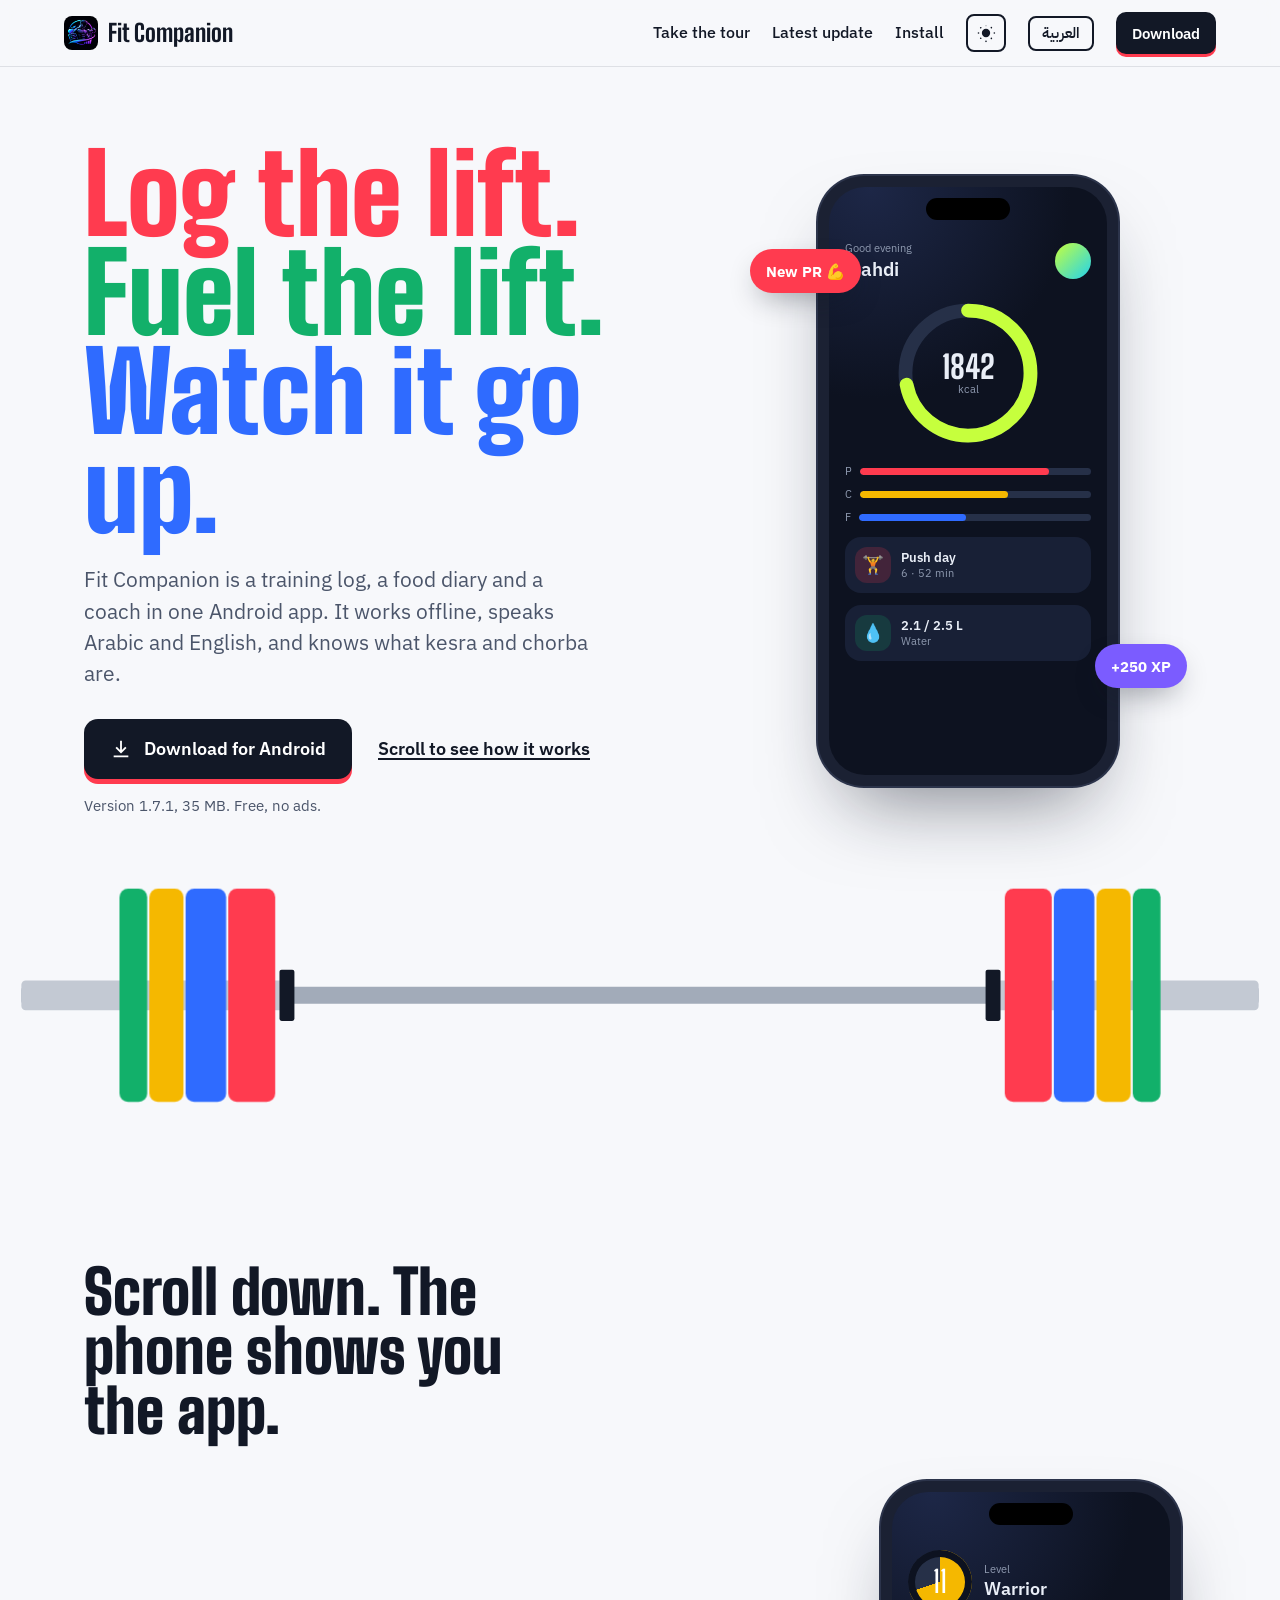
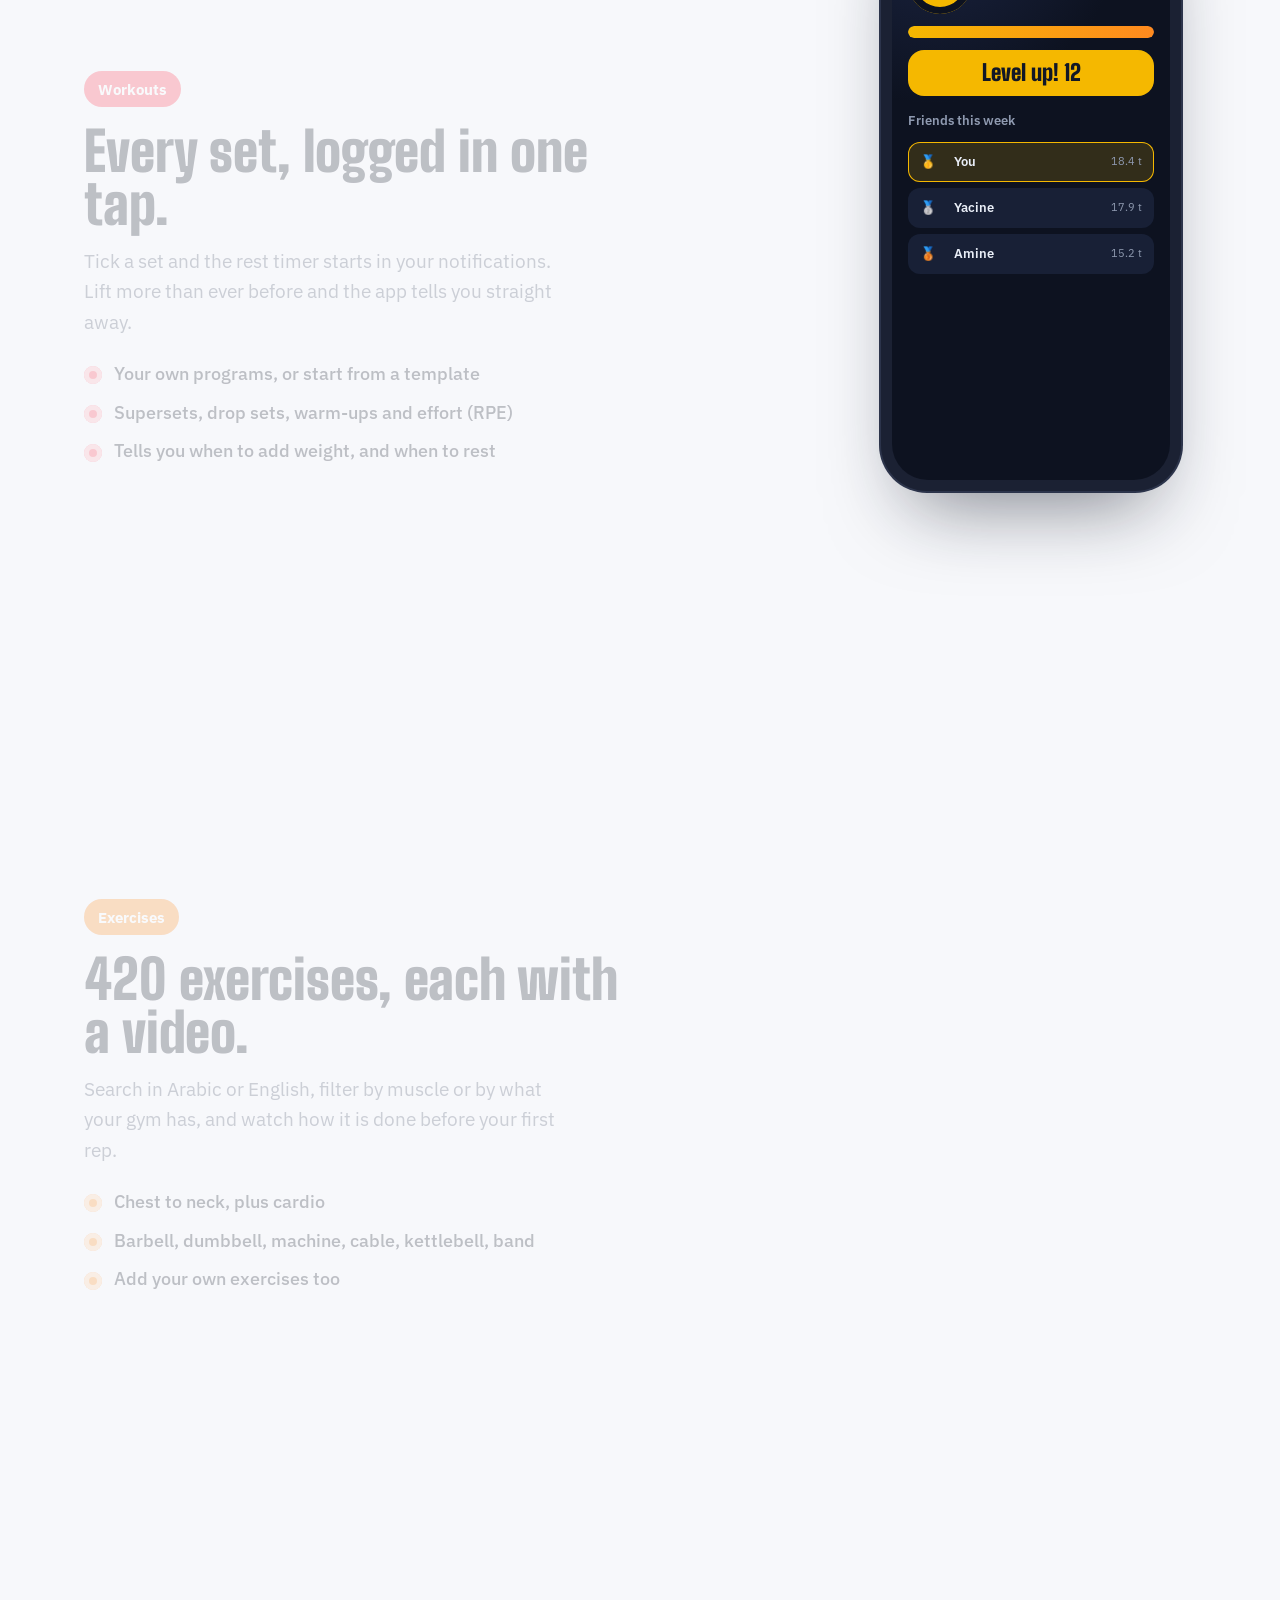
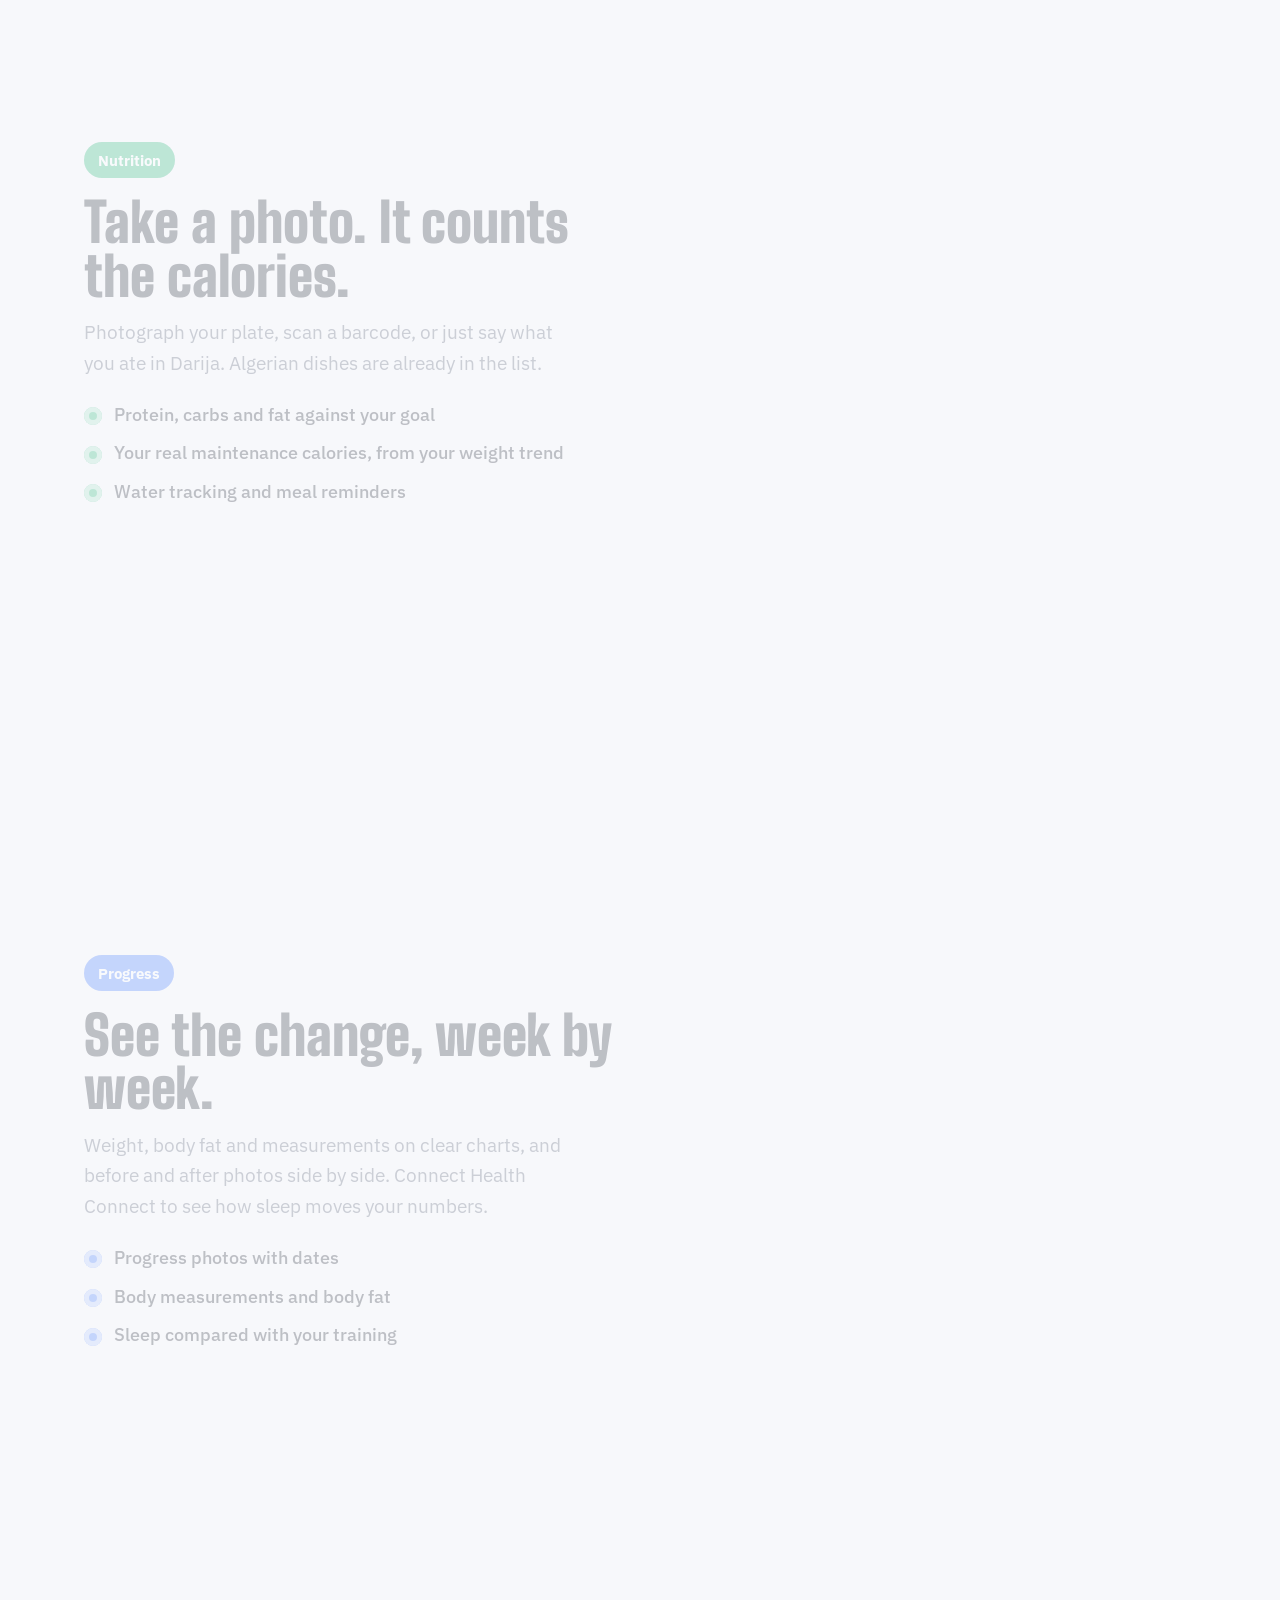
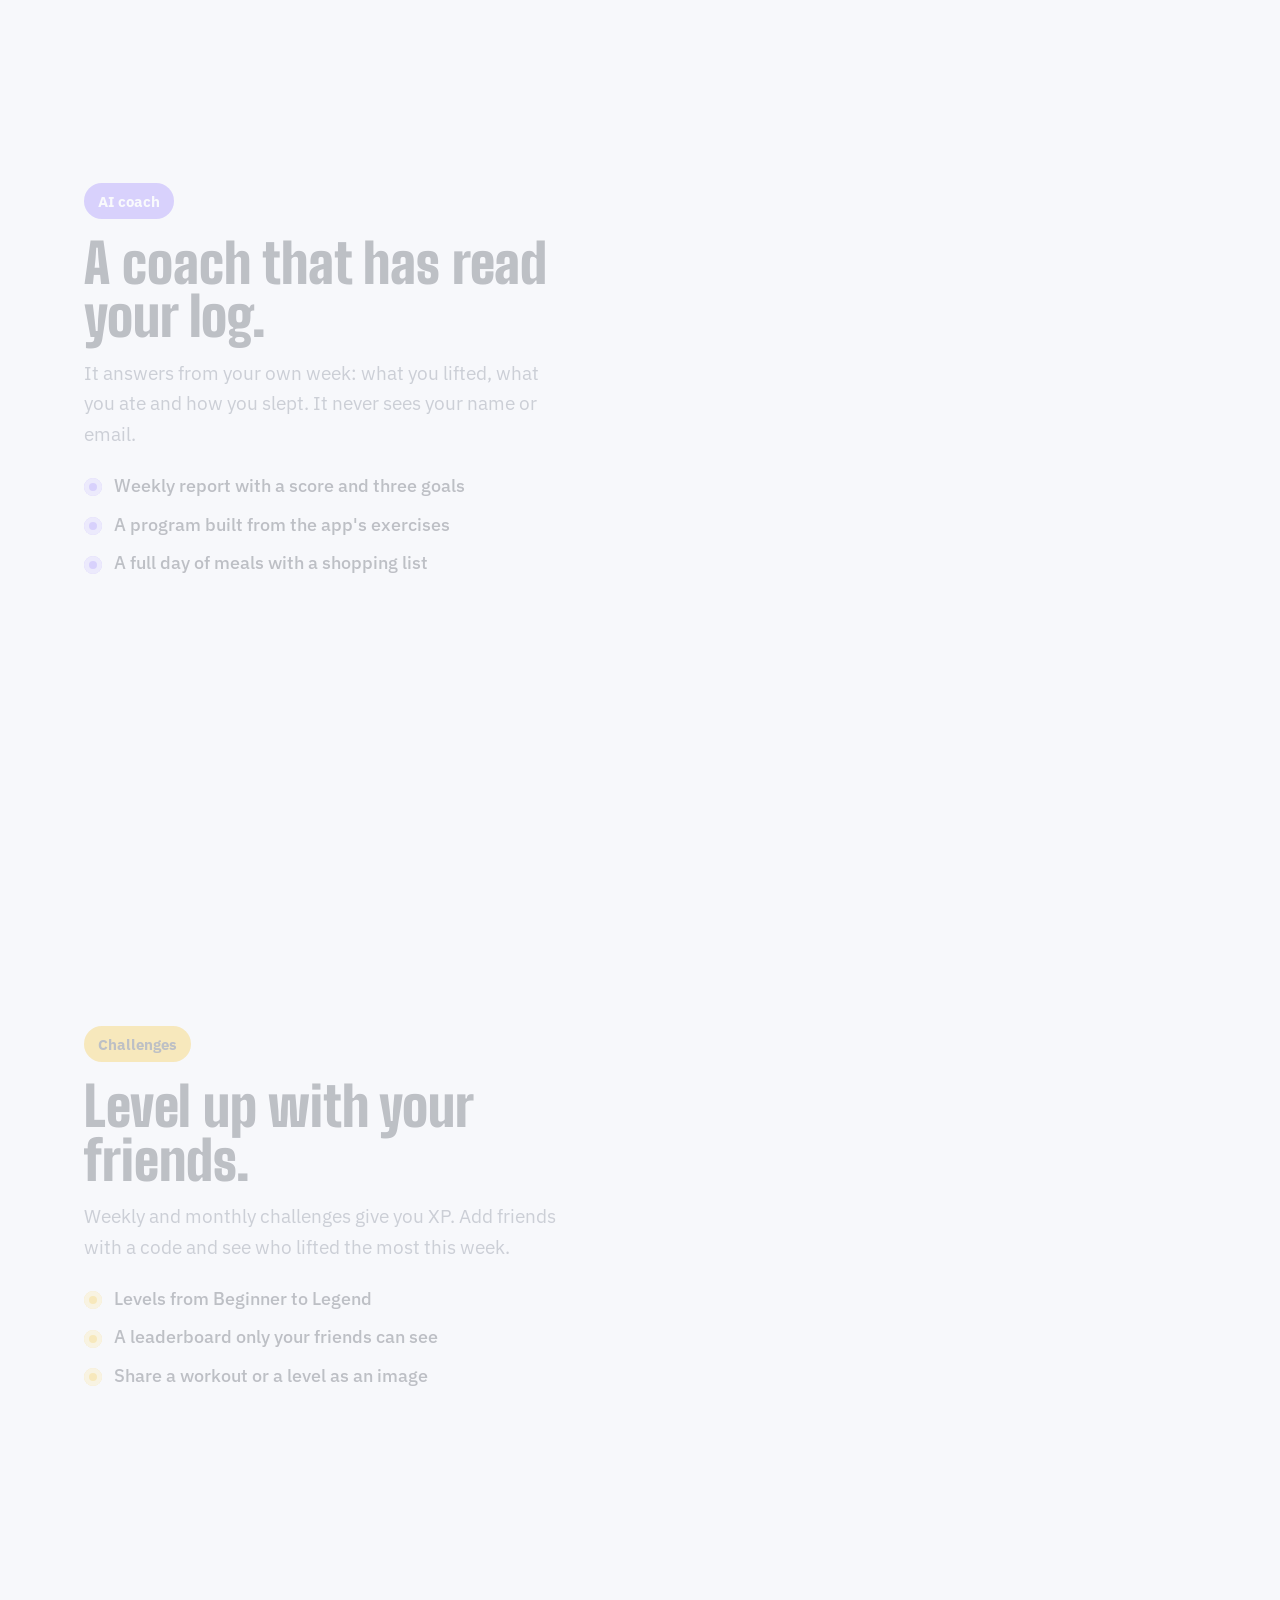
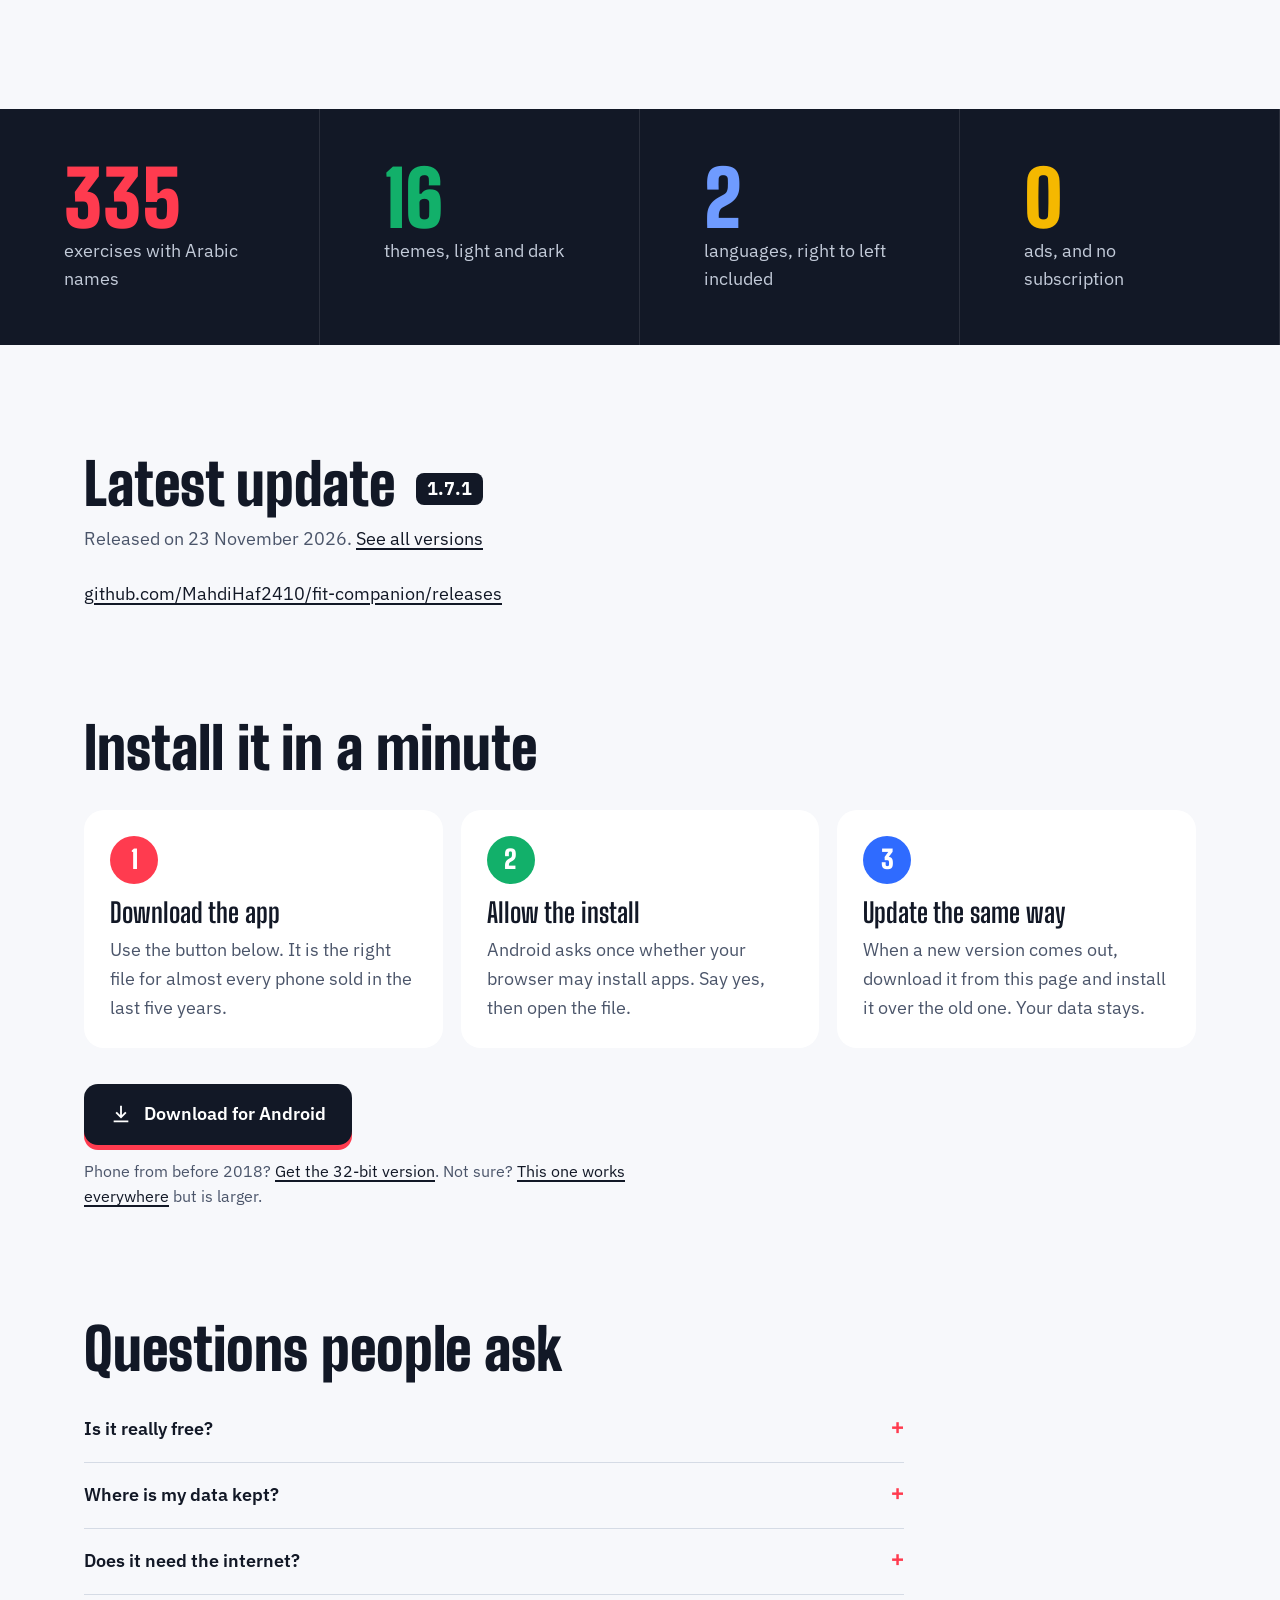
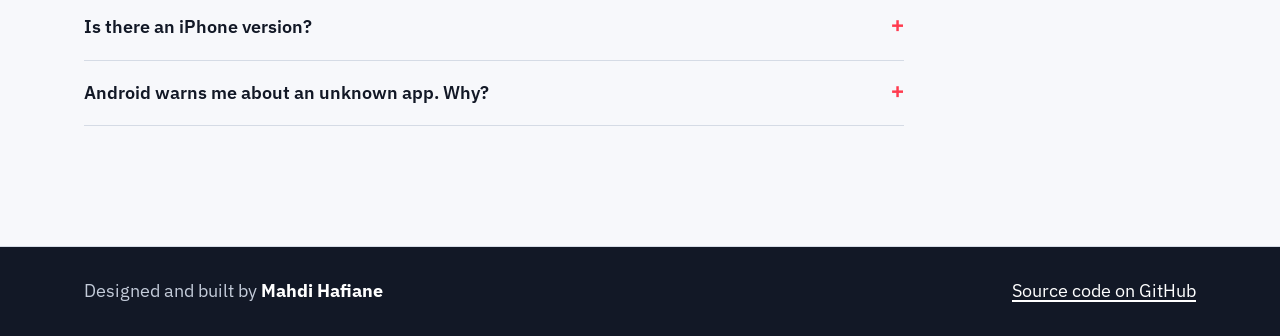
<file: docs/index.html>
<!doctype html>
<html lang="en" dir="ltr">
<head>
  <meta charset="utf-8" />
  <meta name="viewport" content="width=device-width, initial-scale=1" />
  <title>Fit Companion: training log, nutrition and coach for Android</title>
  <meta name="description" content="Log your workouts, track what you eat and follow your progress in one free Android app. 420 exercises with demo videos, Algerian foods, an AI coach. English and Arabic." />
  <meta name="theme-color" content="#f7f8fb" media="(prefers-color-scheme: light)" />
  <meta name="theme-color" content="#0b0f19" media="(prefers-color-scheme: dark)" />
  <meta property="og:title" content="Fit Companion" />
  <meta property="og:description" content="Training log, nutrition and coach in one free Android app. English and Arabic." />
  <meta property="og:image" content="logo.png" />
  <meta property="og:type" content="website" />
  <link rel="icon" type="image/png" href="favicon.png" />
  <link rel="apple-touch-icon" href="apple-touch-icon.png" />
  <link rel="preconnect" href="https://fonts.googleapis.com" />
  <link rel="preconnect" href="https://fonts.gstatic.com" crossorigin />
  <link href="https://fonts.googleapis.com/css2?family=Big+Shoulders+Display:wght@700;800;900&family=IBM+Plex+Sans:wght@400;500;600;700&family=IBM+Plex+Sans+Arabic:wght@400;500;600;700&family=Reem+Kufi:wght@600;700&display=swap" rel="stylesheet" />
  <link rel="stylesheet" href="style.css" />
  <script>
    // Apply the saved theme before the first paint (no flash of the wrong colours).
    (function () {
      var t = null;
      try { t = localStorage.getItem('fc_theme'); } catch (e) {}
      var dark = t ? t === 'dark' : window.matchMedia('(prefers-color-scheme: dark)').matches;
      if (t) document.documentElement.setAttribute('data-theme', t);
      document.documentElement.setAttribute('data-mode', dark ? 'dark' : 'light');
    })();
  </script>
</head>
<body>
  <a class="skip" href="#main" data-i18n="skip">Skip to content</a>

  <header class="top">
    <a class="brand" href="#main">
      <img src="logo.png" alt="" width="34" height="34" />
      <span>Fit Companion</span>
    </a>
    <nav class="menu" aria-label="Sections">
      <a href="#tour" data-i18n="navTour">Take the tour</a>
      <a href="#changes" data-i18n="navChanges">Latest update</a>
      <a href="#install" data-i18n="navInstall">Install</a>
    </nav>
    <button class="theme" id="themeBtn" type="button" aria-label="Switch to dark mode" data-i18n-label="toDark">
      <svg class="sun" viewBox="0 0 24 24" aria-hidden="true"><path fill="currentColor" d="M12 17a5 5 0 1 1 0-10 5 5 0 0 1 0 10zm0-13h0a1 1 0 0 1 1-1v0a1 1 0 0 1-2 0V3a1 1 0 0 1 1 1zm0 17a1 1 0 0 1 1 1v0a1 1 0 0 1-2 0v0a1 1 0 0 1 1-1zM4 12a1 1 0 0 1-1 1H3a1 1 0 0 1 0-2h0a1 1 0 0 1 1 1zm17 0a1 1 0 0 1 1-1h0a1 1 0 0 1 0 2h0a1 1 0 0 1-1-1zM6.3 6.3a1 1 0 0 1-1.4 0l0 0a1 1 0 0 1 1.4-1.4l0 0a1 1 0 0 1 0 1.4zm12.8 12.8a1 1 0 0 1-1.4 0l0 0a1 1 0 0 1 1.4-1.4l0 0a1 1 0 0 1 0 1.4zm0-14.2a1 1 0 0 1 0 1.4l0 0a1 1 0 0 1-1.4-1.4l0 0a1 1 0 0 1 1.4 0zM6.3 17.7a1 1 0 0 1 0 1.4l0 0a1 1 0 0 1-1.4-1.4l0 0a1 1 0 0 1 1.4 0z"/></svg>
      <svg class="moon" viewBox="0 0 24 24" aria-hidden="true"><path fill="currentColor" d="M20.7 14.6A8.5 8.5 0 0 1 9.4 3.3a.7.7 0 0 0-.9-.9A10 10 0 1 0 21.6 15.5a.7.7 0 0 0-.9-.9z"/></svg>
    </button>
    <button class="lang" id="langBtn" type="button" lang="ar">العربية</button>
    <a class="dl dl-sm dl-main" href="https://github.com/MahdiHaf2410/fit-companion/releases/latest/download/fit-companion-arm64.apk" data-i18n="downloadShort">Download</a>
  </header>

  <main id="main">
    <!-- ================= HERO ================= -->
    <section class="hero">
      <div class="hero-text">
        <h1>
          <span class="l1" data-i18n="h1a">Log the lift.</span>
          <span class="l2" data-i18n="h1b">Fuel the lift.</span>
          <span class="l3" data-i18n="h1c">Watch it go up.</span>
        </h1>
        <p class="lead" data-i18n="lead">Fit Companion is a training log, a food diary and a coach in one Android app. It works offline, speaks Arabic and English, and knows what kesra and chorba are.</p>
        <div class="get">
          <a class="dl dl-main" href="https://github.com/MahdiHaf2410/fit-companion/releases/latest/download/fit-companion-arm64.apk">
            <svg viewBox="0 0 24 24" width="22" height="22" aria-hidden="true"><path fill="currentColor" d="M11 3h2v10.2l3.6-3.6 1.4 1.4-6 6-6-6 1.4-1.4 3.6 3.6V3zM4 19h16v2H4z"/></svg>
            <span data-i18n="download">Download for Android</span>
          </a>
          <a class="ghost" href="#tour" data-i18n="tourCta">Scroll to see how it works</a>
        </div>
        <p class="dl-meta"><span data-i18n="version">Version</span> <span class="ver">1.7.1</span>, <span class="size">35 MB</span>. <span data-i18n="free">Free, no ads.</span></p>
      </div>

      <!-- Hero phone: the home screen -->
      <div class="hero-phone" aria-hidden="true">
        <div class="phone">
          <div class="screen scr-dash">
            <div class="sh"><div><small data-i18n="pGood">Good evening</small><b>Mahdi</b></div><span class="av"></span></div>
            <div class="kcal">
              <svg viewBox="0 0 120 120" class="ring"><circle cx="60" cy="60" r="50" class="trk" /><circle cx="60" cy="60" r="50" class="val" pathLength="100" /></svg>
              <div class="kcal-n"><b class="count" data-to="1842" data-delay="600">0</b><small>kcal</small></div>
            </div>
            <div class="mac">
              <div><span>P</span><i style="--w:82%;--c:var(--red)"></i></div>
              <div><span>C</span><i style="--w:64%;--c:var(--yellow)"></i></div>
              <div><span>F</span><i style="--w:46%;--c:var(--blue)"></i></div>
            </div>
            <div class="tile t-red"><span class="em">🏋️</span><div><b data-i18n="pPush">Push day</b><small>6 · 52 min</small></div></div>
            <div class="tile t-green"><span class="em">💧</span><div><b>2.1 / 2.5 L</b><small data-i18n="pWater">Water</small></div></div>
          </div>
        </div>
        <span class="sticker s1" data-i18n="st1">New PR 💪</span>
        <span class="sticker s2" data-i18n="st2">+250 XP</span>
      </div>
    </section>

    <figure class="bar-fig" aria-label="A barbell loaded with competition plates: 160 kilograms">
      <svg class="barbell" viewBox="0 0 1200 220" aria-hidden="true">
        <rect class="shaft" x="20" y="102" width="1160" height="16" rx="3" />
        <rect class="sleeve" x="20" y="96" width="250" height="28" rx="4" />
        <rect class="sleeve" x="930" y="96" width="250" height="28" rx="4" />
        <rect class="collar" x="262" y="86" width="14" height="48" rx="2" />
        <rect class="collar" x="924" y="86" width="14" height="48" rx="2" />
        <g class="side side-l">
          <rect class="p red" x="214" y="10" width="44" height="200" rx="8" />
          <rect class="p blue" x="174" y="10" width="38" height="200" rx="8" />
          <rect class="p yellow" x="140" y="10" width="32" height="200" rx="8" />
          <rect class="p green" x="112" y="10" width="26" height="200" rx="8" />
        </g>
        <g class="side side-r">
          <rect class="p red" x="942" y="10" width="44" height="200" rx="8" />
          <rect class="p blue" x="988" y="10" width="38" height="200" rx="8" />
          <rect class="p yellow" x="1028" y="10" width="32" height="200" rx="8" />
          <rect class="p green" x="1062" y="10" width="26" height="200" rx="8" />
        </g>
      </svg>
    </figure>

    <!-- ================= SCROLL TOUR ================= -->
    <section id="tour" class="tour">
      <h2 class="tour-title" data-i18n="tourTitle">Scroll down. The phone shows you the app.</h2>

      <div class="tour-grid">
        <!-- Sticky phone with one screen per chapter -->
        <div class="stage" aria-hidden="true">
          <div class="phone">
            <!-- 1. Workout -->
            <div class="screen scr scr-workout" data-scr="workout">
              <div class="bar-top"><b data-i18n="pPush">Push day</b><span class="clock">32:14</span></div>
              <p class="ex-name">Bench Press</p>
              <div class="sets">
                <div class="set"><span>1</span><b>60 kg</b><b>× 10</b><i class="tick"></i></div>
                <div class="set"><span>2</span><b>80 kg</b><b>× 8</b><i class="tick"></i></div>
                <div class="set"><span>3</span><b>90 kg</b><b>× 6</b><i class="tick"></i></div>
                <div class="set pr-set"><span>4</span><b>100 kg</b><b>× 5</b><i class="tick"></i></div>
              </div>
              <div class="rest"><span data-i18n="pRest">Rest</span><b class="rest-n">1:30</b><i class="rest-bar"></i></div>
              <div class="pr-pop">🏆 <span data-i18n="pPr">New record: 100 kg</span></div>
            </div>

            <!-- 2. Exercise library + video -->
            <div class="screen scr scr-library" data-scr="library">
              <div class="search">🔍 <span class="typed" data-i18n="pSearch">dumbbell fly</span></div>
              <div class="chips"><i class="on" data-i18n="pChest">Chest</i><i data-i18n="pBack">Back</i><i data-i18n="pLegs">Legs</i><i data-i18n="pArms">Arms</i></div>
              <div class="video">
                <div class="vid-bg"><span class="db l"></span><span class="db r"></span><span class="bench"></span></div>
                <span class="play">▶</span>
                <i class="vid-prog"></i>
              </div>
              <ul class="lib">
                <li><b>Dumbbell Fly</b><small data-i18n="pChestDb">Chest · Dumbbell</small></li>
                <li><b>Incline Bench Press</b><small data-i18n="pChestBb">Chest · Barbell</small></li>
                <li><b>Pec Deck</b><small data-i18n="pChestMa">Chest · Machine</small></li>
                <li><b>Cable Chest Press</b><small data-i18n="pChestCa">Chest · Cable</small></li>
              </ul>
            </div>

            <!-- 3. Nutrition -->
            <div class="screen scr scr-food" data-scr="food">
              <div class="snap"><span class="plate-em">🍳</span><i class="scanline"></i><span class="snap-tag" data-i18n="pFound">3 items found</span></div>
              <div class="foods">
                <div class="food"><span>🥚</span><b data-i18n="pEggs">2 eggs</b><small>156 kcal</small></div>
                <div class="food"><span>🫓</span><b data-i18n="pKesra">Kesra, 80 g</b><small>246 kcal</small></div>
                <div class="food"><span>☕</span><b data-i18n="pCoffee">Coffee with milk</b><small>110 kcal</small></div>
              </div>
              <div class="kcal small">
                <svg viewBox="0 0 120 120" class="ring"><circle cx="60" cy="60" r="50" class="trk" /><circle cx="60" cy="60" r="50" class="val" pathLength="100" /></svg>
                <div class="kcal-n"><b class="count" data-to="512" data-delay="2900">0</b><small>kcal</small></div>
              </div>
            </div>

            <!-- 4. Progress -->
            <div class="screen scr scr-progress" data-scr="progress">
              <p class="wt"><b class="count" data-from="84.6" data-to="78.9" data-dec="1" data-delay="300">84.6</b> <small>kg</small></p>
              <p class="wt-sub" data-i18n="pWeek">−0.4 kg a week, on track</p>
              <svg class="chart" viewBox="0 0 260 130" preserveAspectRatio="none">
                <path class="grid-l" d="M0 30H260M0 65H260M0 100H260" />
                <path class="line" pathLength="100" d="M0 18 C30 22, 45 30, 70 34 S110 52, 135 58 S180 74, 205 86 S240 98, 260 108" />
                <circle class="dotend" cx="260" cy="108" r="5" />
              </svg>
              <div class="ba">
                <div class="ba-b"><span class="fig f-before"></span><small data-i18n="pBefore">January</small></div>
                <div class="ba-a"><span class="fig f-after"></span><small data-i18n="pAfter">Now</small></div>
              </div>
            </div>

            <!-- 5. Coach -->
            <div class="screen scr scr-coach" data-scr="coach">
              <div class="bar-top"><b data-i18n="pCoach">AI coach</b><span class="online"></span></div>
              <p class="msg me m1" data-i18n="c1">How was my week?</p>
              <p class="msg typing"><i></i><i></i><i></i></p>
              <p class="msg bot m2"><b data-i18n="c2a">8.5 out of 10.</b> <span data-i18n="c2b">Four workouts, two new records and enough protein on five days.</span></p>
              <p class="msg me m3" data-i18n="c3">🎤 Two eggs and a piece of kesra</p>
              <p class="msg bot m4" data-i18n="c4">Added to breakfast: 402 kcal, 21 g protein.</p>
            </div>

            <!-- 6. Challenges -->
            <div class="screen scr scr-xp" data-scr="xp">
              <div class="lvl"><b class="lvl-n">11</b><div><small data-i18n="pLevel">Level</small><b data-i18n="pWarrior">Warrior</b></div></div>
              <div class="xpbar"><i></i></div>
              <div class="lvlup" data-i18n="pLvlUp">Level up! 12</div>
              <p class="lb-t" data-i18n="pLeader">Friends this week</p>
              <ol class="lb">
                <li class="me-row"><span>🥇</span><b data-i18n="pYou">You</b><small>18.4 t</small></li>
                <li><span>🥈</span><b>Yacine</b><small>17.9 t</small></li>
                <li><span>🥉</span><b>Amine</b><small>15.2 t</small></li>
              </ol>
            </div>
          </div>
        </div>

        <!-- Chapters (text) -->
        <div class="chapters">
          <article class="chapter" data-show="workout" data-c="red">
            <span class="chip" data-i18n="k1">Workouts</span>
            <h3 data-i18n="h31">Every set, logged in one tap.</h3>
            <p data-i18n="p31">Tick a set and the rest timer starts in your notifications. Lift more than ever before and the app tells you straight away.</p>
            <ul><li data-i18n="l11">Your own programs, or start from a template</li><li data-i18n="l12">Supersets, drop sets, warm-ups and effort (RPE)</li><li data-i18n="l13">Tells you when to add weight, and when to rest</li></ul>
          </article>
          <article class="chapter" data-show="library" data-c="orange">
            <span class="chip" data-i18n="k2">Exercises</span>
            <h3 data-i18n="h32">420 exercises, each with a video.</h3>
            <p data-i18n="p32">Search in Arabic or English, filter by muscle or by what your gym has, and watch how it is done before your first rep.</p>
            <ul><li data-i18n="l21">Chest to neck, plus cardio</li><li data-i18n="l22">Barbell, dumbbell, machine, cable, kettlebell, band</li><li data-i18n="l23">Add your own exercises too</li></ul>
          </article>
          <article class="chapter" data-show="food" data-c="green">
            <span class="chip" data-i18n="k3">Nutrition</span>
            <h3 data-i18n="h33">Take a photo. It counts the calories.</h3>
            <p data-i18n="p33">Photograph your plate, scan a barcode, or just say what you ate in Darija. Algerian dishes are already in the list.</p>
            <ul><li data-i18n="l31">Protein, carbs and fat against your goal</li><li data-i18n="l32">Your real maintenance calories, from your weight trend</li><li data-i18n="l33">Water tracking and meal reminders</li></ul>
          </article>
          <article class="chapter" data-show="progress" data-c="blue">
            <span class="chip" data-i18n="k4">Progress</span>
            <h3 data-i18n="h34">See the change, week by week.</h3>
            <p data-i18n="p34">Weight, body fat and measurements on clear charts, and before and after photos side by side. Connect Health Connect to see how sleep moves your numbers.</p>
            <ul><li data-i18n="l41">Progress photos with dates</li><li data-i18n="l42">Body measurements and body fat</li><li data-i18n="l43">Sleep compared with your training</li></ul>
          </article>
          <article class="chapter" data-show="coach" data-c="violet">
            <span class="chip" data-i18n="k5">AI coach</span>
            <h3 data-i18n="h35">A coach that has read your log.</h3>
            <p data-i18n="p35">It answers from your own week: what you lifted, what you ate and how you slept. It never sees your name or email.</p>
            <ul><li data-i18n="l51">Weekly report with a score and three goals</li><li data-i18n="l52">A program built from the app's exercises</li><li data-i18n="l53">A full day of meals with a shopping list</li></ul>
          </article>
          <article class="chapter" data-show="xp" data-c="yellow">
            <span class="chip" data-i18n="k6">Challenges</span>
            <h3 data-i18n="h36">Level up with your friends.</h3>
            <p data-i18n="p36">Weekly and monthly challenges give you XP. Add friends with a code and see who lifted the most this week.</p>
            <ul><li data-i18n="l61">Levels from Beginner to Legend</li><li data-i18n="l62">A leaderboard only your friends can see</li><li data-i18n="l63">Share a workout or a level as an image</li></ul>
          </article>
        </div>
      </div>
    </section>

    <!-- ================= NUMBERS ================= -->
    <section class="numbers">
      <div><b class="count" data-to="420">0</b><span data-i18n="n1">exercises with Arabic names</span></div>
      <div><b class="count" data-to="20">0</b><span data-i18n="n2">themes, light and dark</span></div>
      <div><b class="count" data-to="2">0</b><span data-i18n="n3">languages, right to left included</span></div>
      <div><b class="count" data-to="0">0</b><span data-i18n="n4">ads, and no subscription</span></div>
    </section>

    <!-- ================= LATEST UPDATE ================= -->
    <section id="changes" class="block changes">
      <h2><span data-i18n="changesTitle">Latest update</span> <span class="tag ver">1.7.1</span></h2>
      <p class="intro"><span data-i18n="released">Released on</span> <time id="relDate">23 November 2026</time>. <a id="relLink" href="https://github.com/MahdiHaf2410/fit-companion/releases" data-i18n="allVersions">See all versions</a></p>
      <div id="notes" class="notes"><p data-i18n="loading">Loading the change list.</p></div>
    </section>

    <!-- ================= INSTALL ================= -->
    <section id="install" class="block install">
      <h2 data-i18n="installTitle">Install it in a minute</h2>
      <ol class="steps">
        <li><h3 data-i18n="s1">Download the app</h3><p data-i18n="s1p">Use the button below. It is the right file for almost every phone sold in the last five years.</p></li>
        <li><h3 data-i18n="s2">Allow the install</h3><p data-i18n="s2p">Android asks once whether your browser may install apps. Say yes, then open the file.</p></li>
        <li><h3 data-i18n="s3">Update the same way</h3><p data-i18n="s3p">When a new version comes out, download it from this page and install it over the old one. Your data stays.</p></li>
      </ol>
      <div class="install-get">
        <a class="dl dl-main" href="https://github.com/MahdiHaf2410/fit-companion/releases/latest/download/fit-companion-arm64.apk">
          <svg viewBox="0 0 24 24" width="22" height="22" aria-hidden="true"><path fill="currentColor" d="M11 3h2v10.2l3.6-3.6 1.4 1.4-6 6-6-6 1.4-1.4 3.6 3.6V3zM4 19h16v2H4z"/></svg>
          <span data-i18n="download">Download for Android</span>
        </a>
        <p class="alt"><span data-i18n="older">Phone from before 2018?</span> <a class="dl-armv7" href="https://github.com/MahdiHaf2410/fit-companion/releases/latest/download/fit-companion-armv7.apk" data-i18n="armv7">Get the 32-bit version</a>. <span data-i18n="unsure">Not sure?</span> <a class="dl-universal" href="https://github.com/MahdiHaf2410/fit-companion/releases/latest/download/fit-companion-universal.apk" data-i18n="universal">This one works everywhere</a> <span data-i18n="bigger">but is larger.</span></p>
      </div>
    </section>

    <!-- ================= QUESTIONS ================= -->
    <section class="block faq">
      <h2 data-i18n="faqTitle">Questions people ask</h2>
      <details><summary data-i18n="q1">Is it really free?</summary><p data-i18n="a1">Yes. There are no ads and no paid plan. The AI features have a daily limit so they stay free for everyone.</p></details>
      <details><summary data-i18n="q2">Where is my data kept?</summary><p data-i18n="a2">On your phone. If you create an account, a backup is kept online that only you can read. Friends see your level and weekly totals, nothing else.</p></details>
      <details><summary data-i18n="q3">Does it need the internet?</summary><p data-i18n="a3">Not for logging workouts, food or weight. The coach, the demo videos, barcode lookup and backups need a connection.</p></details>
      <details><summary data-i18n="q4">Is there an iPhone version?</summary><p data-i18n="a4">Not yet. The app needs Android 8.0 or newer.</p></details>
      <details><summary data-i18n="q5">Android warns me about an unknown app. Why?</summary><p data-i18n="a5">The app is installed from this site instead of the Play Store, so Android shows a warning. The full source code is public on GitHub if you want to check it.</p></details>
    </section>
  </main>

  <footer class="floor">
    <div class="floor-in">
      <p class="sig"><span data-i18n="madeBy">Designed and built by</span> <b data-i18n="devName">Mahdi Hafiane</b></p>
      <p><a href="https://github.com/MahdiHaf2410/fit-companion" data-i18n="source">Source code on GitHub</a></p>
    </div>
  </footer>

  <script src="app.js"></script>
</body>
</html>
</file>
<file: docs/style.css>
/* Fit Companion site: colourful scroll tour.
   Each chapter has its own plate colour; the page background follows the chapter you are reading.
   Type: Big Shoulders Display + IBM Plex Sans (Arabic: Reem Kufi + IBM Plex Sans Arabic). */
:root {
  --bg: #f7f8fb;
  --ink: #121826;
  --ink-2: #4b556a;
  --rule: #d5dbe5;
  --red: #ff3b4f;
  --orange: #ff8a1f;
  --green: #12b06a;
  --blue: #2f6bff;
  --violet: #7b5cff;
  --yellow: #f5b800;
  --lime: #c6ff3d;
  --app: #0d1220;
  --app-2: #182036;
  --surface: #ffffff;
  --btn: #121826;
  --btn-fg: #ffffff;
  --band: #121826;
  --band-fg: #ffffff;
  --band-2: #c3cbd9;
  --collar: #121826;
  --tint: var(--bg);
  --accent: var(--red);
  color-scheme: light;
  --display: "Big Shoulders Display", "Arial Narrow", sans-serif;
  --text: "IBM Plex Sans", system-ui, sans-serif;
  --measure: 60ch;
  --gutter: clamp(16px, 5vw, 64px);
}
/* ---------- dark mode: follows the phone unless the visitor picked one ---------- */
:root[data-theme="dark"] {
  --bg: #0b0f19; --surface: #151b2a; --ink: #eef2f8; --ink-2: #a3adbf; --rule: #273047;
  --btn: #eef2f8; --btn-fg: #0b0f19; --band: #121a2b; --band-fg: #ffffff; --band-2: #a3adbf; --collar: #586273;
  color-scheme: dark;
}
@media (prefers-color-scheme: dark) {
  :root:not([data-theme="light"]) {
    --bg: #0b0f19; --surface: #151b2a; --ink: #eef2f8; --ink-2: #a3adbf; --rule: #273047;
    --btn: #eef2f8; --btn-fg: #0b0f19; --band: #121a2b; --band-fg: #ffffff; --band-2: #a3adbf; --collar: #586273;
    color-scheme: dark;
  }
}
[dir="rtl"] { --display: "Reem Kufi", "IBM Plex Sans Arabic", sans-serif; --text: "IBM Plex Sans Arabic", system-ui, sans-serif; }

* { box-sizing: border-box; }
html { scroll-behavior: smooth; }
body {
  margin: 0; color: var(--ink); background: var(--tint);
  font: 400 1.125rem/1.6 var(--text); -webkit-font-smoothing: antialiased; overflow-x: hidden;
  transition: background-color 0.6s ease;
}
[dir="rtl"] body { line-height: 1.75; }
img, svg { display: block; }
a { color: var(--ink); text-decoration-thickness: 2px; text-underline-offset: 3px; }
:focus-visible { outline: 3px solid var(--blue); outline-offset: 3px; border-radius: 4px; }
h1, h2, h3 { font-family: var(--display); margin: 0; }
p { margin: 0; }
.skip { position: absolute; inset-inline-start: 8px; top: 8px; z-index: 50; background: var(--btn); color: var(--btn-fg); padding: 8px 14px; clip-path: inset(50%); width: 1px; height: 1px; overflow: hidden; white-space: nowrap; }
.skip:focus { clip-path: none; width: auto; height: auto; }

/* ---------- header ---------- */
.top {
  position: sticky; top: 0; z-index: 30;
  display: flex; align-items: center; gap: 22px; padding: 12px var(--gutter);
  background: color-mix(in srgb, var(--tint) 82%, transparent);
  backdrop-filter: blur(12px); -webkit-backdrop-filter: blur(12px);
  border-bottom: 1px solid color-mix(in srgb, var(--ink) 10%, transparent);
  transition: background-color 0.6s ease;
}
.brand { display: flex; align-items: center; gap: 10px; text-decoration: none; font: 800 1.5rem/1 "Big Shoulders Display", sans-serif; }
.brand img { border-radius: 8px; }
.menu { display: flex; gap: 22px; margin-inline-start: auto; }
.top .lang { margin-inline-start: 0; }
.menu a { text-decoration: none; font-weight: 500; font-size: 1rem; }
.menu a:hover { text-decoration: underline; }
.theme {
  width: 40px; height: 38px; display: grid; place-items: center; background: none; cursor: pointer;
  border: 2px solid var(--ink); color: var(--ink); border-radius: 8px;
}
.theme svg { width: 20px; height: 20px; }
.theme .moon, :root[data-mode="dark"] .theme .sun { display: none; }
:root[data-mode="dark"] .theme .moon { display: block; }
.lang { font: 600 0.95rem/1 "IBM Plex Sans Arabic", var(--text); background: none; border: 2px solid var(--ink); color: var(--ink); padding: 8px 12px; border-radius: 8px; cursor: pointer; }
.lang:hover, .theme:hover { background: var(--ink); color: var(--bg); }

/* ---------- buttons ---------- */
.dl {
  display: inline-flex; align-items: center; gap: 12px; text-decoration: none;
  background: var(--btn); color: var(--btn-fg); font-weight: 600; font-size: 1.1rem;
  padding: 16px 26px; border-radius: 14px; box-shadow: 0 5px 0 var(--accent);
  transition: transform 0.12s, box-shadow 0.12s, background-color 0.6s;
}
.dl:hover { transform: translateY(2px); box-shadow: 0 3px 0 var(--accent); color: var(--btn-fg); }
.dl:active { transform: translateY(5px); box-shadow: none; }
.dl-sm { padding: 9px 16px; font-size: 0.95rem; border-radius: 10px; box-shadow: 0 3px 0 var(--accent); }
.ghost { font-weight: 600; }

/* ---------- hero ---------- */
.hero {
  display: grid; grid-template-columns: minmax(0, 1.15fr) minmax(0, 0.85fr); gap: 40px; align-items: center;
  max-width: 1240px; margin: 0 auto; padding: clamp(36px, 6vw, 80px) var(--gutter) 0;
}
h1 { font-size: clamp(3.4rem, 8.6vw, 7.6rem); line-height: 0.9; font-weight: 900; }
[dir="rtl"] h1 { font-size: clamp(2.8rem, 6.6vw, 5.6rem); line-height: 1.2; font-weight: 700; }
h1 span { display: block; animation: rise 0.7s cubic-bezier(0.2, 0.9, 0.3, 1.2) both; }
h1 .l1 { color: var(--red); }
h1 .l2 { color: var(--green); animation-delay: 0.12s; }
h1 .l3 { color: var(--blue); animation-delay: 0.24s; }
@keyframes rise { from { opacity: 0; transform: translateY(40px) rotate(-2deg); } }
.lead { margin-top: 24px; font-size: 1.3rem; line-height: 1.5; color: var(--ink-2); max-width: 40ch; }
.get { display: flex; flex-wrap: wrap; align-items: center; gap: 14px 26px; margin-top: 30px; }
.dl-meta { margin-top: 14px; color: var(--ink-2); font-size: 0.95rem; }

.hero-phone { position: relative; display: flex; justify-content: center; }
.sticker {
  position: absolute; padding: 10px 16px; border-radius: 999px; font-weight: 700; font-size: 0.95rem; color: #fff;
  box-shadow: 0 12px 30px -10px rgba(18, 24, 38, 0.45); animation: pop 0.5s cubic-bezier(0.2, 1.4, 0.4, 1) both, bob 4s ease-in-out infinite;
}
.s1 { background: var(--red); top: 12%; inset-inline-start: 2%; animation-delay: 1.4s, 2s; }
.s2 { background: var(--violet); bottom: 16%; inset-inline-end: 2%; animation-delay: 1.8s, 2.4s; }
@keyframes pop { from { opacity: 0; transform: scale(0.4); } }
@keyframes bob { 50% { translate: 0 -8px; } }

/* barbell */
.bar-fig { margin: clamp(30px, 5vw, 60px) 0 0; padding: 0 0 clamp(30px, 5vw, 60px); }
.barbell { width: 100%; height: auto; overflow: visible; }
.shaft { fill: #a2abb9; } .sleeve { fill: #c3c9d3; } .collar { fill: var(--collar); }
.p.red { fill: var(--red); } .p.blue { fill: var(--blue); } .p.yellow { fill: var(--yellow); } .p.green { fill: var(--green); }
.p { animation: load 0.55s cubic-bezier(0.2, 0.9, 0.25, 1.15) both; }
.side-l .p { --from: -420px; } .side-r .p { --from: 420px; }
.side .red { animation-delay: 0.5s; } .side .blue { animation-delay: 0.65s; } .side .yellow { animation-delay: 0.8s; } .side .green { animation-delay: 0.95s; }
@keyframes load { from { transform: translateX(var(--from)); opacity: 0; } }

/* ================= PHONE (shared) ================= */
.phone {
  position: relative; width: 300px; height: 610px; padding: 11px; border-radius: 46px; flex: none;
  background: #1b2133; box-shadow: 0 0 0 2px #2c344b, 0 40px 80px -30px rgba(18, 24, 38, 0.55);
}
.phone::before { content: ""; position: absolute; top: 22px; left: 50%; translate: -50% 0; width: 84px; height: 22px; border-radius: 12px; background: #000; z-index: 3; }
.screen {
  position: absolute; inset: 11px; border-radius: 36px; overflow: hidden; padding: 54px 16px 16px;
  background: radial-gradient(120% 60% at 15% 0%, #1d2747, var(--app) 60%); color: #e9eef7;
  display: flex; flex-direction: column; gap: 12px; font-size: 0.82rem; line-height: 1.35;
}
.screen b { font-weight: 600; }
.screen small { color: #8f9ab0; font-size: 0.7rem; }
.bar-top { display: flex; justify-content: space-between; align-items: center; font-size: 1rem; }

/* hero dashboard */
.sh { display: flex; justify-content: space-between; align-items: center; }
.sh small { display: block; } .sh b { font-size: 1.2rem; }
.av { width: 36px; height: 36px; border-radius: 50%; background: linear-gradient(135deg, var(--lime), #22d3ee); }
.kcal { position: relative; width: 150px; height: 150px; margin: 4px auto; }
.kcal.small { width: 118px; height: 118px; }
.ring { width: 100%; height: 100%; rotate: -90deg; }
.ring circle { fill: none; stroke-width: 11; }
.ring .trk { stroke: #263048; }
.ring .val { stroke: var(--lime); stroke-linecap: round; stroke-dasharray: 100; stroke-dashoffset: 100; }
.scr-dash .ring .val { animation: fill72 1.6s 0.6s cubic-bezier(0.3, 0.8, 0.3, 1) forwards; }
@keyframes fill72 { to { stroke-dashoffset: 28; } }
.kcal-n { position: absolute; inset: 0; display: grid; place-content: center; text-align: center; line-height: 1.1; }
.kcal-n b { font: 800 2rem/1 "Big Shoulders Display", sans-serif; }
.kcal.small .kcal-n b { font-size: 1.6rem; }
.mac { display: grid; gap: 8px; }
.mac div { display: flex; align-items: center; gap: 8px; color: #8f9ab0; font-size: 0.7rem; }
.mac i { flex: 1; height: 7px; border-radius: 7px; background: #263048; position: relative; overflow: hidden; }
.mac i::after { content: ""; position: absolute; inset: 0; width: var(--w); background: var(--c); border-radius: 7px; transform-origin: left; animation: grow 1.2s 0.9s cubic-bezier(0.3, 0.8, 0.3, 1) both; }
[dir="rtl"] .mac i::after { inset: 0 0 0 auto; transform-origin: right; }
@keyframes grow { from { transform: scaleX(0); } }
.tile { display: flex; align-items: center; gap: 10px; padding: 10px; border-radius: 16px; background: var(--app-2); }
.tile div { display: flex; flex-direction: column; }
.em { width: 36px; height: 36px; border-radius: 12px; display: grid; place-items: center; font-size: 1.1rem; }
.t-red .em { background: rgba(255, 59, 79, 0.18); } .t-green .em { background: rgba(18, 176, 106, 0.18); }

/* ================= SCROLL TOUR ================= */
.tour { padding: clamp(40px, 7vw, 90px) var(--gutter) 0; max-width: 1240px; margin: 0 auto; }
.tour-title { font-size: clamp(2.2rem, 5vw, 3.8rem); line-height: 0.98; font-weight: 900; max-width: 16ch; }
[dir="rtl"] .tour-title { line-height: 1.3; font-weight: 700; font-size: clamp(1.9rem, 4.2vw, 3rem); }
.tour-grid { display: grid; grid-template-columns: minmax(0, 1fr) 330px; gap: 60px; position: relative; }
.stage { order: 2; position: sticky; top: calc(50vh - 290px); height: 620px; align-self: start; display: flex; justify-content: center; margin-top: 40px; }
.chapters { order: 1; }
.chapter { min-height: 92vh; display: flex; flex-direction: column; justify-content: center; max-width: 34rem; padding: 40px 0; }
.chapter[data-c="red"] { --c: var(--red); } .chapter[data-c="orange"] { --c: var(--orange); } .chapter[data-c="green"] { --c: var(--green); }
.chapter[data-c="blue"] { --c: var(--blue); } .chapter[data-c="violet"] { --c: var(--violet); } .chapter[data-c="yellow"] { --c: var(--yellow); }
.chip { align-self: flex-start; background: var(--c); color: #fff; font-weight: 700; font-size: 0.95rem; padding: 6px 14px; border-radius: 999px; }
.chapter[data-c="yellow"] .chip { color: #121826; }
.chapter h3 { font-size: clamp(2.2rem, 4.4vw, 3.4rem); line-height: 0.98; margin: 18px 0 14px; font-weight: 900; }
[dir="rtl"] .chapter h3 { font-family: "IBM Plex Sans Arabic", sans-serif; line-height: 1.4; font-weight: 700; font-size: clamp(1.7rem, 3.4vw, 2.4rem); }
.chapter p { color: var(--ink-2); font-size: 1.2rem; max-width: 44ch; }
.chapter ul { list-style: none; padding: 0; margin: 22px 0 0; display: grid; gap: 10px; }
.chapter li { position: relative; padding-inline-start: 30px; font-weight: 500; }
.chapter li::before { content: ""; position: absolute; inset-inline-start: 0; top: 0.35em; width: 18px; height: 18px; border-radius: 50%; background: var(--c); box-shadow: inset 0 0 0 5px color-mix(in srgb, var(--c) 40%, white); }
/* text of the active chapter comes in */
.chapter > * { transition: opacity 0.5s, transform 0.5s; }
.js .chapter:not(.on) > * { opacity: 0.25; transform: translateY(14px); }

/* screens switch */
.scr { opacity: 0; transform: translateY(18px) scale(0.98); transition: opacity 0.35s, transform 0.45s cubic-bezier(0.2, 0.9, 0.3, 1); pointer-events: none; }
.scr.on { opacity: 1; transform: none; }

/* 1. workout */
.ex-name { font: 800 1.6rem/1 "Big Shoulders Display", sans-serif; color: #fff; }
.clock { color: var(--lime); font-variant-numeric: tabular-nums; }
.sets { display: grid; gap: 8px; }
.set { display: grid; grid-template-columns: 22px 1fr 1fr 26px; align-items: center; gap: 8px; padding: 10px 12px; border-radius: 14px; background: var(--app-2); }
.set span { color: #8f9ab0; }
.tick { width: 24px; height: 24px; border-radius: 50%; border: 2px solid #3a4560; position: relative; }
.tick::after { content: "✓"; position: absolute; inset: 0; display: grid; place-items: center; font-style: normal; font-weight: 800; color: var(--app); opacity: 0; }
.scr-workout.on .set { animation: setdone 0.35s both; }
.scr-workout.on .tick { animation: tick 0.35s both; }
.scr-workout.on .tick::after { animation: tickmark 0.35s both; }
.scr-workout.on .set:nth-child(1), .scr-workout.on .set:nth-child(1) .tick, .scr-workout.on .set:nth-child(1) .tick::after { animation-delay: 0.5s; }
.scr-workout.on .set:nth-child(2), .scr-workout.on .set:nth-child(2) .tick, .scr-workout.on .set:nth-child(2) .tick::after { animation-delay: 1.1s; }
.scr-workout.on .set:nth-child(3), .scr-workout.on .set:nth-child(3) .tick, .scr-workout.on .set:nth-child(3) .tick::after { animation-delay: 1.7s; }
.scr-workout.on .set:nth-child(4), .scr-workout.on .set:nth-child(4) .tick, .scr-workout.on .set:nth-child(4) .tick::after { animation-delay: 2.3s; }
@keyframes setdone { to { background: rgba(198, 255, 61, 0.1); } }
@keyframes tick { to { background: var(--lime); border-color: var(--lime); transform: scale(1.1); } }
@keyframes tickmark { to { opacity: 1; } }
.rest { display: flex; align-items: center; gap: 10px; padding: 10px 12px; border-radius: 14px; background: rgba(255, 59, 79, 0.14); position: relative; overflow: hidden; }
.rest b { margin-inline-start: auto; font-variant-numeric: tabular-nums; }
.rest-bar { position: absolute; inset: auto 0 0 0; height: 3px; background: var(--red); transform-origin: left; }
[dir="rtl"] .rest-bar { transform-origin: right; }
.scr-workout.on .rest-bar { animation: drain 3.4s 0.5s linear both; }
@keyframes drain { from { transform: scaleX(1); } to { transform: scaleX(0); } }
.pr-pop { margin-top: auto; text-align: center; padding: 12px; border-radius: 16px; background: linear-gradient(135deg, #ffb020, var(--red)); color: #fff; font-weight: 700; opacity: 0; }
.scr-workout.on .pr-pop { animation: pop 0.5s 2.8s cubic-bezier(0.2, 1.5, 0.4, 1) both; opacity: 1; }
.scr-workout.on .pr-set { animation: setdone 0.35s 2.3s both, prglow 1.2s 2.8s ease-in-out 2; }
@keyframes prglow { 50% { box-shadow: 0 0 0 2px #ffb020, 0 0 24px rgba(255, 176, 32, 0.6); } }

/* 2. library */
.search { padding: 10px 12px; border-radius: 14px; background: var(--app-2); color: #c7cfdd; white-space: nowrap; overflow: hidden; }
.typed { display: inline-block; overflow: hidden; vertical-align: bottom; border-inline-end: 2px solid var(--orange); }
.scr-library.on .typed { animation: type 1s 0.4s steps(12) both, caret 0.7s step-end infinite; }
@keyframes type { from { max-width: 0; } to { max-width: 200px; } }
@keyframes caret { 50% { border-color: transparent; } }
.chips { display: flex; gap: 6px; }
.chips i { font-style: normal; font-size: 0.72rem; padding: 5px 10px; border-radius: 999px; background: var(--app-2); color: #aab4c6; }
.chips i.on { background: var(--orange); color: #1a0d00; font-weight: 700; }
.video { position: relative; height: 128px; border-radius: 16px; overflow: hidden; background: linear-gradient(160deg, #2a3350, #151b2c); }
.vid-bg { position: absolute; inset: 0; }
.bench { position: absolute; left: 50%; bottom: 26px; translate: -50% 0; width: 120px; height: 12px; border-radius: 6px; background: #3b4661; }
.db { position: absolute; bottom: 44px; width: 34px; height: 12px; border-radius: 4px; background: var(--orange); }
.db::before, .db::after { content: ""; position: absolute; top: -6px; width: 10px; height: 24px; border-radius: 3px; background: #ffb066; }
.db::before { left: -4px; } .db::after { right: -4px; }
.db.l { left: calc(50% - 50px); } .db.r { left: calc(50% + 16px); }
.scr-library.on .db.l { animation: flyL 1.4s 1.6s ease-in-out infinite; }
.scr-library.on .db.r { animation: flyR 1.4s 1.6s ease-in-out infinite; }
@keyframes flyL { 50% { transform: translate(-46px, 22px) rotate(-18deg); } }
@keyframes flyR { 50% { transform: translate(46px, 22px) rotate(18deg); } }
.play { position: absolute; inset: 0; margin: auto; width: 48px; height: 48px; border-radius: 50%; display: grid; place-items: center; background: #ff0033; color: #fff; font-size: 1.1rem; }
.scr-library.on .play { animation: pulse 0.6s 0.9s 2 ease-in-out, fadeout 0.3s 1.5s forwards; }
@keyframes pulse { 50% { transform: scale(1.18); } }
@keyframes fadeout { to { opacity: 0; transform: scale(0.6); } }
.vid-prog { position: absolute; inset: auto 0 0 0; height: 3px; background: #ff0033; transform: scaleX(0); transform-origin: left; }
.scr-library.on .vid-prog { animation: progress 6s 1.5s linear forwards; }
@keyframes progress { to { transform: scaleX(1); } }
.lib { list-style: none; margin: 0; padding: 0; display: grid; gap: 6px; }
.lib li { display: flex; flex-direction: column; padding: 8px 12px; border-radius: 12px; background: var(--app-2); }
.scr-library.on .lib li { animation: slidein 0.4s both; }
.scr-library.on .lib li:nth-child(1) { animation-delay: 0.3s; } .scr-library.on .lib li:nth-child(2) { animation-delay: 0.42s; }
.scr-library.on .lib li:nth-child(3) { animation-delay: 0.54s; } .scr-library.on .lib li:nth-child(4) { animation-delay: 0.66s; }
.scr-library .lib li:first-child { box-shadow: inset 3px 0 0 var(--orange); }
@keyframes slidein { from { opacity: 0; transform: translateX(30px); } }
[dir="rtl"] .scr.on .lib li, [dir="rtl"] .scr.on .food { animation-name: slidein-rtl; }
@keyframes slidein-rtl { from { opacity: 0; transform: translateX(-30px); } }

/* 3. food */
.snap { position: relative; height: 150px; border-radius: 18px; display: grid; place-items: center; overflow: hidden; background: radial-gradient(circle at 50% 55%, #f3e3c3 0 52px, #c9b089 53px 60px, #2a3350 61px); }
.plate-em { font-size: 3.4rem; }
.snap::before, .snap::after { content: ""; position: absolute; width: 26px; height: 26px; border: 3px solid var(--green); }
.snap::before { top: 12px; left: 12px; border-right: 0; border-bottom: 0; border-radius: 8px 0 0 0; }
.snap::after { bottom: 12px; right: 12px; border-left: 0; border-top: 0; border-radius: 0 0 8px 0; }
.scanline { position: absolute; left: 10%; right: 10%; top: 0; height: 3px; border-radius: 3px; background: var(--green); box-shadow: 0 0 16px 4px rgba(18, 176, 106, 0.7); opacity: 0; }
.scr-food.on .scanline { animation: scan 0.9s 0.3s ease-in-out 2 alternate both; }
@keyframes scan { from { top: 8%; opacity: 1; } to { top: 90%; opacity: 1; } }
.snap-tag { position: absolute; bottom: 10px; left: 50%; translate: -50% 0; background: var(--green); color: #fff; font-weight: 700; font-size: 0.72rem; padding: 4px 10px; border-radius: 999px; opacity: 0; white-space: nowrap; }
.scr-food.on .snap-tag { animation: pop 0.4s 2.1s cubic-bezier(0.2, 1.5, 0.4, 1) both; opacity: 1; }
.foods { display: grid; gap: 6px; }
.food { display: grid; grid-template-columns: 28px 1fr auto; align-items: center; gap: 8px; padding: 8px 12px; border-radius: 12px; background: var(--app-2); }
.scr-food.on .food { animation: slidein 0.4s both; }
.scr-food.on .food:nth-child(1) { animation-delay: 2.3s; } .scr-food.on .food:nth-child(2) { animation-delay: 2.5s; } .scr-food.on .food:nth-child(3) { animation-delay: 2.7s; }
.scr-food .ring .val { stroke: var(--green); }
.scr-food.on .ring .val { animation: fill72 1.2s 2.9s cubic-bezier(0.3, 0.8, 0.3, 1) forwards; }

/* 4. progress */
.wt { font: 800 3rem/1 "Big Shoulders Display", sans-serif; color: #fff; margin-top: 6px; }
.wt small { font: 600 1rem var(--text); color: #8f9ab0; }
.wt-sub { color: #7fa6ff; font-weight: 600; }
.chart { width: 100%; height: 150px; overflow: visible; }
.grid-l { stroke: #263048; stroke-width: 1; fill: none; }
.line { fill: none; stroke: var(--blue); stroke-width: 4; stroke-linecap: round; stroke-dasharray: 100; stroke-dashoffset: 100; filter: drop-shadow(0 6px 10px rgba(47, 107, 255, 0.5)); }
.scr-progress.on .line { animation: draw 1.8s 0.3s cubic-bezier(0.4, 0, 0.2, 1) forwards; }
@keyframes draw { to { stroke-dashoffset: 0; } }
.dotend { fill: #fff; stroke: var(--blue); stroke-width: 3; opacity: 0; }
.scr-progress.on .dotend { animation: pop 0.4s 2s both; opacity: 1; }
.ba { display: grid; grid-template-columns: 1fr 1fr; gap: 8px; margin-top: auto; }
.ba > div { display: grid; justify-items: center; gap: 4px; padding: 10px; border-radius: 14px; background: var(--app-2); }
.fig { width: 44px; height: 70px; background: #5d6b8a; clip-path: polygon(35% 0, 65% 0, 66% 18%, 92% 26%, 86% 60%, 70% 58%, 72% 100%, 28% 100%, 30% 58%, 14% 60%, 8% 26%, 34% 18%); }
.f-after { background: var(--blue); }
.scr-progress.on .f-after { animation: shape 1s 1.2s ease-out both; }
@keyframes shape { from { transform: scaleX(1.25); background: #5d6b8a; } }

/* 5. coach */
.online { width: 10px; height: 10px; border-radius: 50%; background: var(--green); box-shadow: 0 0 0 4px rgba(18, 176, 106, 0.25); }
.msg { max-width: 86%; padding: 10px 12px; border-radius: 16px; font-size: 0.8rem; opacity: 0; }
.msg.me { align-self: flex-end; background: var(--violet); color: #fff; border-end-end-radius: 4px; }
.msg.bot { align-self: flex-start; background: var(--app-2); border-end-start-radius: 4px; }
.msg.bot b { color: var(--lime); }
.typing { align-self: flex-start; background: var(--app-2); display: flex; gap: 4px; padding: 12px 14px; }
.typing i { width: 7px; height: 7px; border-radius: 50%; background: #8f9ab0; animation: blink 1s infinite; }
.typing i:nth-child(2) { animation-delay: 0.15s; } .typing i:nth-child(3) { animation-delay: 0.3s; }
@keyframes blink { 50% { opacity: 0.25; transform: translateY(-3px); } }
.scr-coach.on .m1 { animation: msgin 0.35s 0.3s both; }
.scr-coach.on .typing { animation: msgin 0.3s 0.8s both, gone 0.2s 1.9s forwards; }
.scr-coach.on .m2 { animation: msgin 0.35s 2s both; }
.scr-coach.on .m3 { animation: msgin 0.35s 3s both; }
.scr-coach.on .m4 { animation: msgin 0.35s 3.8s both; }
@keyframes msgin { from { opacity: 0; transform: translateY(12px) scale(0.96); } to { opacity: 1; transform: none; } }
@keyframes gone { to { opacity: 0; height: 0; padding: 0; margin: -6px 0; } }

/* 6. challenges */
.lvl { display: flex; align-items: center; gap: 12px; margin-top: 4px; }
.lvl-n { width: 64px; height: 64px; border-radius: 50%; display: grid; place-items: center; font: 900 1.9rem/1 "Big Shoulders Display", sans-serif; background: conic-gradient(var(--yellow) 70%, #263048 0); color: #fff; box-shadow: inset 0 0 0 7px var(--app); }
.lvl div { display: flex; flex-direction: column; } .lvl div b { font-size: 1.1rem; }
.xpbar { height: 12px; border-radius: 12px; background: #263048; overflow: hidden; }
.xpbar i { display: block; height: 100%; width: 100%; border-radius: 12px; background: linear-gradient(90deg, var(--yellow), #ff8a1f); transform: scaleX(0.35); transform-origin: left; }
[dir="rtl"] .xpbar i { transform-origin: right; }
.scr-xp.on .xpbar i { animation: xp 1.3s 0.4s cubic-bezier(0.3, 0.8, 0.3, 1) forwards; }
@keyframes xp { to { transform: scaleX(1); } }
.lvlup { text-align: center; padding: 12px; border-radius: 16px; background: var(--yellow); color: #121826; font: 900 1.4rem/1 "Big Shoulders Display", sans-serif; opacity: 0; }
.scr-xp.on .lvlup { animation: pop 0.5s 1.7s cubic-bezier(0.2, 1.6, 0.4, 1) both; opacity: 1; }
.lb-t { color: #8f9ab0; font-weight: 600; margin-top: 4px; }
.lb { list-style: none; padding: 0; margin: 0; display: grid; gap: 6px; }
.lb li { display: grid; grid-template-columns: 26px 1fr auto; align-items: center; gap: 8px; height: 40px; padding: 0 12px; border-radius: 12px; background: var(--app-2); }
.lb .me-row { background: rgba(245, 184, 0, 0.16); box-shadow: inset 0 0 0 1px var(--yellow); }
.scr-xp.on .lb .me-row { animation: climb 0.7s 2.4s cubic-bezier(0.3, 1.2, 0.4, 1) both; }
.scr-xp.on .lb li:not(.me-row) { animation: down 0.7s 2.4s cubic-bezier(0.3, 1.2, 0.4, 1) both; }
@keyframes climb { from { transform: translateY(92px); } }
@keyframes down { from { transform: translateY(-46px); } }

/* ================= NUMBERS ================= */
.numbers { display: grid; grid-template-columns: repeat(4, minmax(0, 1fr)); margin-top: clamp(40px, 8vw, 100px); background: var(--band); color: var(--band-fg); }
.numbers div { padding: clamp(28px, 4vw, 52px) var(--gutter); border-inline-end: 1px solid rgba(255, 255, 255, 0.1); }
.numbers b { display: block; font: 900 clamp(3rem, 6vw, 5rem)/1 "Big Shoulders Display", sans-serif; }
.numbers div:nth-child(1) b { color: var(--red); } .numbers div:nth-child(2) b { color: var(--green); }
.numbers div:nth-child(3) b { color: #6f9bff; } .numbers div:nth-child(4) b { color: var(--yellow); }
.numbers span { color: var(--band-2); }

/* ================= BLOCKS ================= */
.block { padding: clamp(56px, 9vw, 110px) var(--gutter) 0; max-width: 1240px; margin: 0 auto; }
.block h2 { font-size: clamp(2.4rem, 5vw, 3.6rem); line-height: 1; font-weight: 900; }
[dir="rtl"] .block h2 { line-height: 1.3; font-weight: 700; font-size: clamp(2rem, 4.2vw, 3rem); }
.intro { margin-top: 12px; color: var(--ink-2); }
.tag { display: inline-block; vertical-align: middle; margin-inline-start: 8px; font: 700 1.1rem/1 var(--text); padding: 7px 11px; border-radius: 8px; background: var(--btn); color: var(--btn-fg); }
.notes { margin-top: 26px; max-width: 72ch; }
.notes ul { list-style: none; padding: 0; margin: 0; display: grid; gap: 10px; }
.notes li { padding: 14px 18px; border-radius: 14px; background: var(--surface); border-inline-start: 5px solid var(--c, var(--green)); }
.notes li:nth-child(6n+1) { --c: var(--red); } .notes li:nth-child(6n+2) { --c: var(--orange); } .notes li:nth-child(6n+3) { --c: var(--green); }
.notes li:nth-child(6n+4) { --c: var(--blue); } .notes li:nth-child(6n+5) { --c: var(--violet); } .notes li:nth-child(6n) { --c: var(--yellow); }
.notes strong { font-weight: 700; }
.steps { list-style: none; margin: 34px 0 0; padding: 0; counter-reset: s; display: grid; grid-template-columns: repeat(3, minmax(0, 1fr)); gap: 18px; }
.steps li { counter-increment: s; padding: 26px; border-radius: 20px; background: var(--surface); }
.steps li::before { content: counter(s); display: grid; place-items: center; width: 48px; height: 48px; border-radius: 50%; color: #fff; font: 900 1.6rem/1 "Big Shoulders Display", sans-serif; margin-bottom: 14px; }
.steps li:nth-child(1)::before { background: var(--red); } .steps li:nth-child(2)::before { background: var(--green); } .steps li:nth-child(3)::before { background: var(--blue); }
.steps h3 { font-size: 1.7rem; line-height: 1.1; }
[dir="rtl"] .steps h3 { font-size: 1.4rem; line-height: 1.4; }
.steps p { margin-top: 8px; color: var(--ink-2); }
.install-get { margin-top: 36px; display: grid; gap: 14px; justify-items: start; }
.alt { color: var(--ink-2); font-size: 1rem; max-width: var(--measure); }
.faq details { border-bottom: 1px solid var(--rule); max-width: 820px; }
.faq h2 { margin-bottom: 20px; }
.faq summary { cursor: pointer; padding: 18px 0; font-weight: 600; list-style: none; display: flex; justify-content: space-between; gap: 16px; }
.faq summary::-webkit-details-marker { display: none; }
.faq summary::after { content: "+"; font: 800 1.6rem/1 "Big Shoulders Display", sans-serif; color: var(--accent); }
.faq details[open] summary::after { content: "−"; }
.faq details p { padding-bottom: 18px; color: var(--ink-2); max-width: var(--measure); }
.floor { margin-top: clamp(60px, 10vw, 120px); background: var(--band); color: var(--band-2); border-top: 1px solid var(--rule); }
.floor-in { display: flex; flex-wrap: wrap; justify-content: space-between; gap: 12px; padding: 30px var(--gutter); max-width: 1240px; margin: 0 auto; }
.floor a { color: #fff; } .sig b { color: #fff; }

/* ================= SMALL SCREENS ================= */
@media (max-width: 960px) {
  .menu { display: none; }
  .theme { margin-inline-start: auto; }
  .hero { grid-template-columns: 1fr; }
  .hero-phone { margin-top: 10px; }
  .tour-grid { grid-template-columns: 1fr; gap: 0; }
  /* the phone stays at the top while the text scrolls under it */
  .stage { order: 0; top: 62px; height: 360px; margin-top: 18px; z-index: 5; }
  .stage .phone { transform: scale(0.58); transform-origin: top center; }
  .chapters { position: relative; z-index: 6; }
  .numbers { grid-template-columns: repeat(2, minmax(0, 1fr)); }
  .steps { grid-template-columns: 1fr; }
}
@media (max-width: 960px) {
  .chapter { padding: 22px 20px; margin: 0 -4px 60vh; min-height: 0; border-radius: 22px; background: color-mix(in srgb, var(--surface) 90%, transparent); backdrop-filter: blur(8px); -webkit-backdrop-filter: blur(8px); box-shadow: 0 20px 40px -24px rgba(18, 24, 38, 0.35); }
  .chapter:first-child { margin-top: 30vh; }
  .chapter h3 { margin-top: 12px; }
}
@media (max-width: 520px) {
  .hero .phone { transform: scale(0.86); transform-origin: top center; margin-bottom: -86px; }
  .get .dl { width: 100%; justify-content: center; }
  .install-get { justify-items: stretch; }
  .install-get .dl { justify-content: center; }
  .dl-sm { display: none; }
}
@media (prefers-reduced-motion: reduce) {
  html { scroll-behavior: auto; }
  *, *::before, *::after { animation-duration: 0.01ms !important; animation-delay: 0s !important; animation-iteration-count: 1 !important; transition-duration: 0.01ms !important; }
}

/* dark mode extras */
:root[data-mode="dark"] .phone { box-shadow: 0 0 0 2px #2c344b, 0 40px 90px -30px rgba(123, 92, 255, 0.45); }
:root[data-mode="dark"] .chapter li::before { box-shadow: inset 0 0 0 5px color-mix(in srgb, var(--c) 45%, black); }
:root[data-mode="dark"] .shaft { fill: #6b7486; }
:root[data-mode="dark"] .sleeve { fill: #8b94a5; }
</file>
